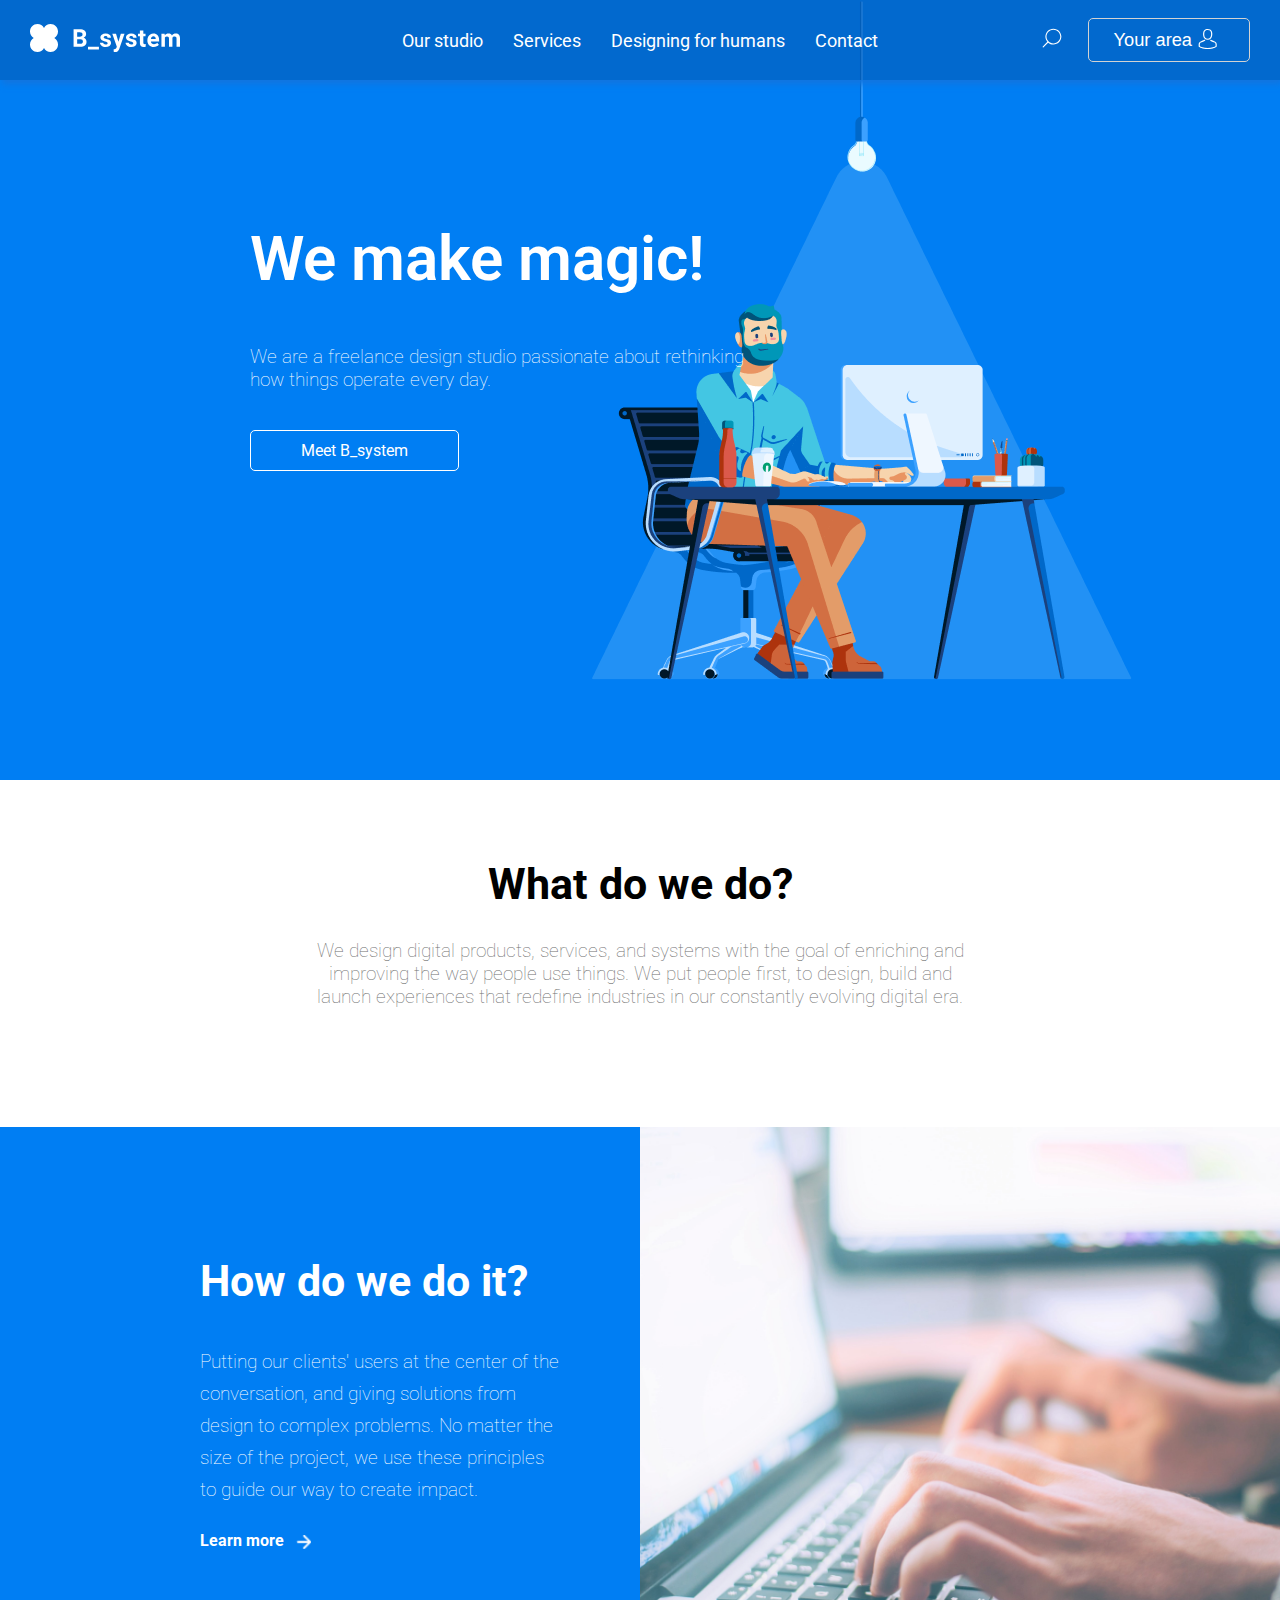
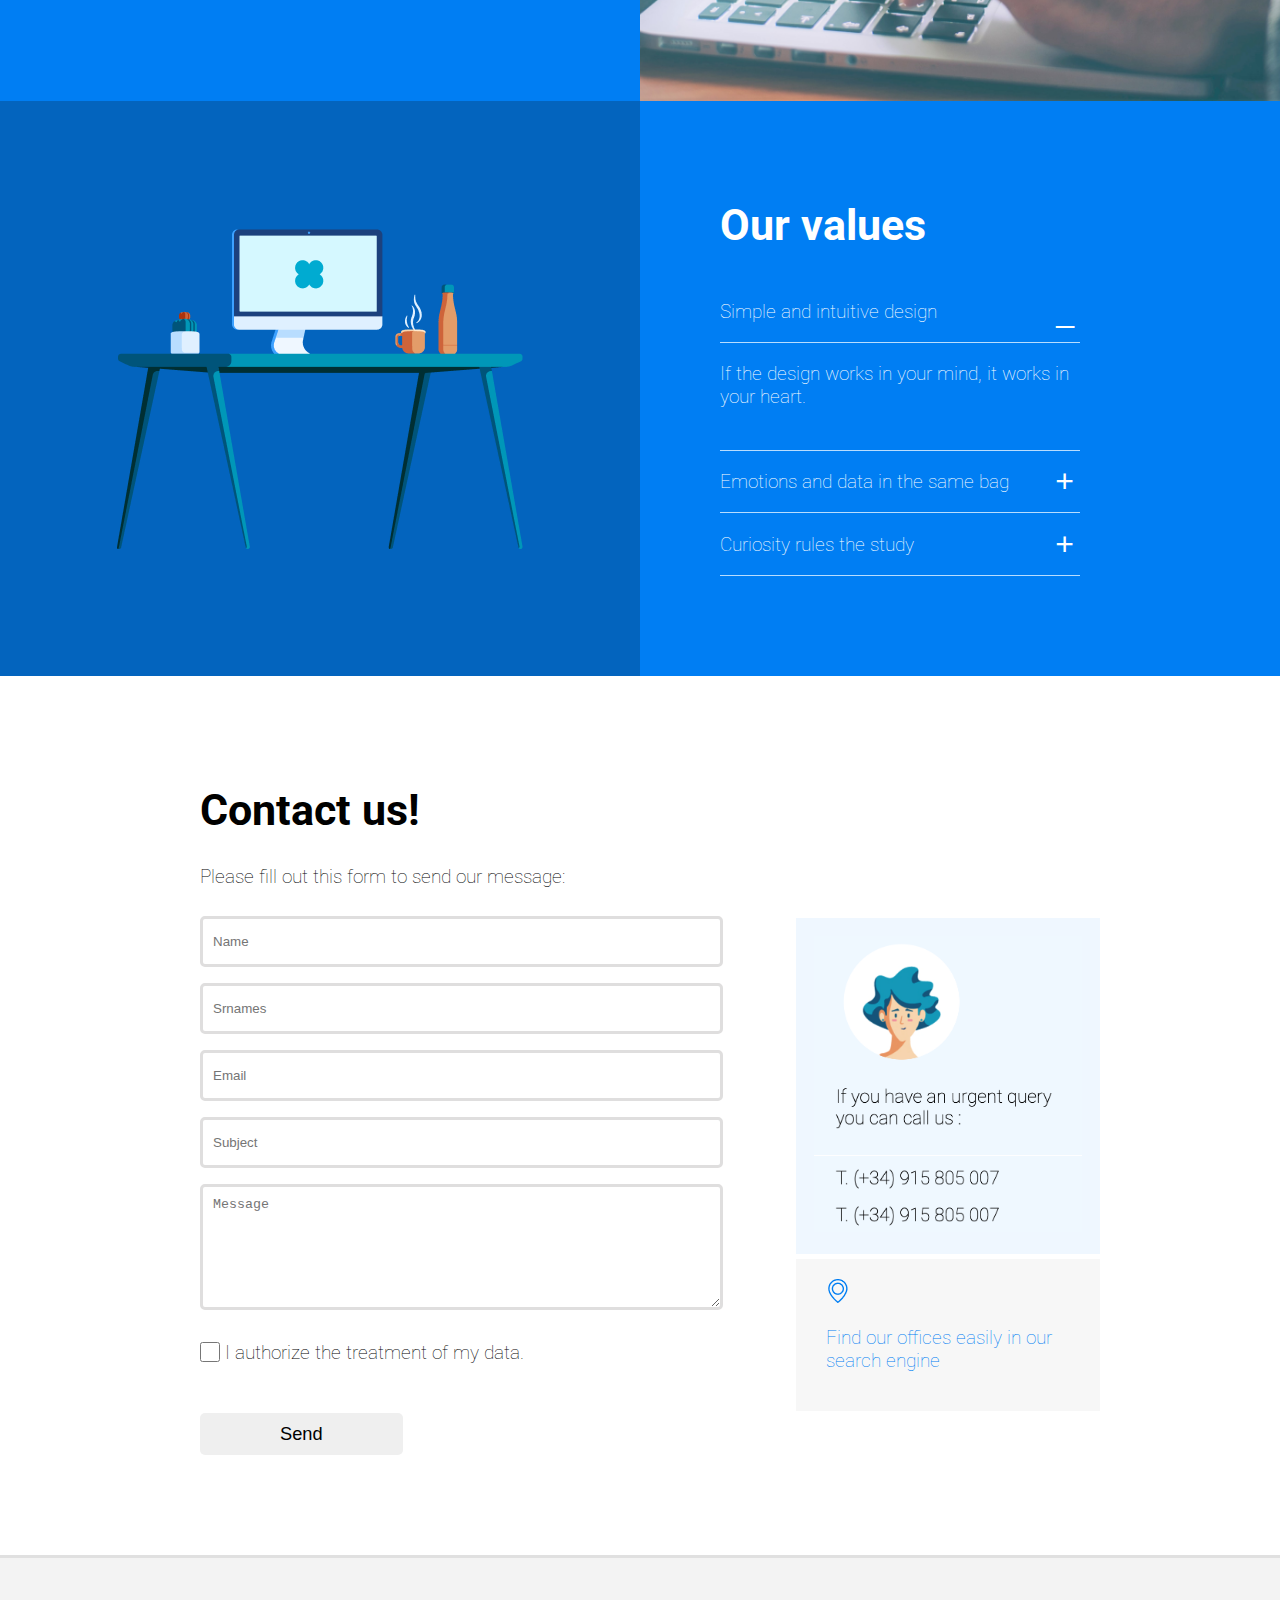
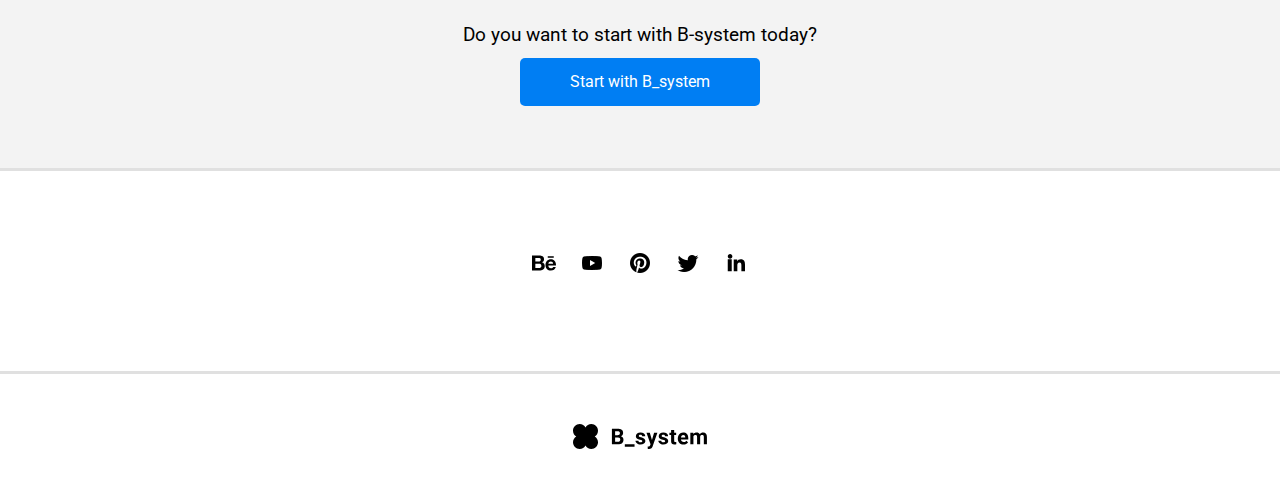
<file: index.html>
<!DOCTYPE html>
<html lang="fr">

<head>
  <meta charset="utf-8">
  <title>B_system</title>
  <link rel="preconnect" href="https://fonts.googleapis.com">
  <link rel="stylesheet" href="b_system.css">
  <link rel="preconnect" href="https://fonts.gstatic.com" crossorigin>
  <link href='https://fonts.googleapis.com/css?family=Roboto:100,200,300,400,500,600,700,800,900;'  rel='stylesheet'
    type='text/css'>
  <link href="https://fonts.googleapis.com/css2?family=Noto+Sans:ital@1&family=Roboto:wght@100;300&display=swap"
    rel="stylesheet">

</head>

<body>
  <div class="workingMan">

    <div class="firstLine">
      <div class="userLogo">
        <svg width="150" height="28" viewBox="0 0 150 28" fill="none" xmlns="http://www.w3.org/2000/svg">
          <path fill-rule="evenodd" clip-rule="evenodd"
            d="M28.0159 7.51596C28.0159 10.2802 26.5388 12.6944 24.3401 14C26.5388 15.3056 28.0159 17.7198 28.0159 20.484C28.0159 24.6349 24.6872 28 20.5811 28C17.7303 28 15.2556 26.3772 14.008 23.9965C12.7603 26.3772 10.2856 28 7.43477 28C3.32871 28 0 24.6349 0 20.484C0 17.7198 1.47714 15.3056 3.67585 14C1.47714 12.6944 0 10.2802 0 7.51596C0 3.36506 3.32871 0 7.43477 0C10.2856 0 12.7603 1.62277 14.008 4.00348C15.2556 1.62277 17.7303 0 20.5811 0C24.6872 0 28.0159 3.36506 28.0159 7.51596ZM54.9272 21.4341C53.8579 22.2954 52.3337 22.734 50.3548 22.75H43.5799V5.33203H49.6845C51.7991 5.33203 53.403 5.73678 54.4963 6.54626C55.5895 7.35575 56.1361 8.54207 56.1361 10.1052C56.1361 10.9586 55.9167 11.7102 55.4778 12.3602C55.0389 13.0102 54.4284 13.4867 53.6464 13.7898C54.5402 14.0131 55.2444 14.4637 55.7591 15.1416C56.2738 15.8195 56.5311 16.6489 56.5311 17.6299C56.5311 19.3047 55.9965 20.5728 54.9272 21.4341ZM47.1708 12.6294H49.8281C51.6395 12.5975 52.5452 11.8757 52.5452 10.4641C52.5452 9.67456 52.3158 9.10632 51.857 8.7594C51.3981 8.41248 50.674 8.23901 49.6845 8.23901H47.1708V12.6294ZM50.247 19.8669H47.1708V15.1655H50.4625C52.1143 15.1895 52.9402 15.9989 52.9402 17.594C52.9402 18.3038 52.7028 18.8601 52.228 19.2628C51.7532 19.6656 51.0929 19.8669 50.247 19.8669ZM68.9348 22.75V25.4536H58.0304V22.75H68.9348ZM75.5691 22.9893C77.173 22.9893 78.4817 22.6244 79.4951 21.8947C80.5086 21.1649 81.0153 20.2099 81.0153 19.0295C81.0153 17.3787 80.1016 16.2183 78.2742 15.5483C77.6837 15.333 76.9576 15.1396 76.0957 14.9681C75.2339 14.7967 74.6215 14.5933 74.2584 14.358C73.8953 14.1228 73.7138 13.8137 73.7138 13.4309C73.7138 13.0242 73.8734 12.6892 74.1926 12.426C74.5117 12.1628 74.9626 12.0312 75.5451 12.0312C76.2234 12.0312 76.7222 12.1927 77.0413 12.5157C77.3605 12.8387 77.5201 13.2475 77.5201 13.7419H80.9794C80.9794 12.5058 80.4866 11.5009 79.5011 10.7273C78.5156 9.9537 77.2009 9.56689 75.5571 9.56689C74.017 9.56689 72.7702 9.9517 71.8166 10.7213C70.863 11.4909 70.3862 12.45 70.3862 13.5984C70.3862 15.5683 71.9263 16.8762 75.0065 17.5222C75.9322 17.7136 76.6045 17.931 77.0234 18.1742C77.4423 18.4174 77.6518 18.7504 77.6518 19.1731C77.6518 19.5798 77.4822 19.9088 77.1431 20.16C76.8039 20.4113 76.3032 20.5369 75.6409 20.5369C74.9307 20.5369 74.3641 20.3734 73.9412 20.0464C73.5183 19.7194 73.2908 19.2489 73.2589 18.6348H69.9792C69.9792 19.4163 70.2186 20.1441 70.6974 20.818C71.1762 21.4919 71.8365 22.0223 72.6784 22.4091C73.5203 22.7959 74.4838 22.9893 75.5691 22.9893ZM89.038 25.4417C88.264 27.1324 86.9872 27.9778 85.2077 27.9778C84.705 27.9778 84.1943 27.902 83.6756 27.7505V25.1306L84.2023 25.1426C84.8566 25.1426 85.3454 25.0429 85.6686 24.8435C85.9918 24.6441 86.2451 24.3132 86.4287 23.8506L86.8356 22.7859L82.2991 9.80615H86.0217L88.4276 17.8572L90.8215 9.80615H94.5321L89.3253 24.7598L89.038 25.4417ZM101.178 22.9893C102.782 22.9893 104.091 22.6244 105.104 21.8947C106.118 21.1649 106.625 20.2099 106.625 19.0295C106.625 17.3787 105.711 16.2183 103.884 15.5483C103.293 15.333 102.567 15.1396 101.705 14.9681C100.843 14.7967 100.231 14.5933 99.8677 14.358C99.5046 14.1228 99.3231 13.8137 99.3231 13.4309C99.3231 13.0242 99.4827 12.6892 99.8019 12.426C100.121 12.1628 100.572 12.0312 101.154 12.0312C101.833 12.0312 102.331 12.1927 102.651 12.5157C102.97 12.8387 103.129 13.2475 103.129 13.7419H106.589C106.589 12.5058 106.096 11.5009 105.11 10.7273C104.125 9.9537 102.81 9.56689 101.166 9.56689C99.6263 9.56689 98.3795 9.9517 97.4259 10.7213C96.4723 11.4909 95.9955 12.45 95.9955 13.5984C95.9955 15.5683 97.5356 16.8762 100.616 17.5222C101.541 17.7136 102.214 17.931 102.633 18.1742C103.052 18.4174 103.261 18.7504 103.261 19.1731C103.261 19.5798 103.092 19.9088 102.752 20.16C102.413 20.4113 101.913 20.5369 101.25 20.5369C100.54 20.5369 99.9734 20.3734 99.5505 20.0464C99.1276 19.7194 98.9002 19.2489 98.8682 18.6348H95.5885C95.5885 19.4163 95.8279 20.1441 96.3067 20.818C96.7855 21.4919 97.4458 22.0223 98.2877 22.4091C99.1296 22.7959 100.093 22.9893 101.178 22.9893ZM115.689 22.6782C115.01 22.8856 114.312 22.9893 113.594 22.9893C111.168 22.9893 109.931 21.7651 109.883 19.3167V12.3423H107.992V9.80615H109.883V6.62402H113.343V9.80615H115.557V12.3423H113.343V18.8022C113.343 19.2808 113.434 19.6237 113.618 19.8311C113.802 20.0384 114.153 20.1421 114.671 20.1421C115.054 20.1421 115.393 20.1142 115.689 20.0583V22.6782ZM123.795 22.9893C124.873 22.9893 125.854 22.7839 126.74 22.3732C127.626 21.9624 128.328 21.3902 128.846 20.6565L127.147 18.7544C126.397 19.7194 125.355 20.2019 124.023 20.2019C123.161 20.2019 122.449 19.9467 121.886 19.4363C121.324 18.9259 120.986 18.248 120.875 17.4026H129.122V15.991C129.122 13.9413 128.613 12.3582 127.596 11.2417C126.578 10.1252 125.184 9.56689 123.412 9.56689C122.231 9.56689 121.18 9.84403 120.258 10.3983C119.337 10.9526 118.624 11.7421 118.122 12.767C117.619 13.7918 117.368 14.9542 117.368 16.2542V16.5891C117.368 18.5271 117.964 20.0783 119.157 21.2427C120.35 22.4071 121.896 22.9893 123.795 22.9893ZM120.911 15.0459H125.722V14.7708C125.706 14.0051 125.499 13.413 125.1 12.9943C124.701 12.5756 124.134 12.3662 123.4 12.3662C122.714 12.3662 122.157 12.5975 121.731 13.0601C121.304 13.5226 121.03 14.1846 120.911 15.0459ZM134.894 13.5984C135.333 12.7849 136.043 12.3782 137.025 12.3782C137.735 12.3782 138.238 12.5457 138.533 12.8806C138.828 13.2156 138.976 13.7579 138.976 14.5076V22.75H142.435L142.423 13.8616C142.822 12.8726 143.54 12.3782 144.578 12.3782C145.304 12.3782 145.811 12.5476 146.098 12.8866C146.385 13.2255 146.529 13.7619 146.529 14.4956V22.75H150V14.4836C150 12.8407 149.657 11.6106 148.971 10.7931C148.284 9.97563 147.239 9.56689 145.835 9.56689C144.151 9.56689 142.854 10.2249 141.944 11.5408C141.322 10.2249 140.177 9.56689 138.509 9.56689C136.945 9.56689 135.704 10.1292 134.787 11.2537L134.679 9.80615H131.435V22.75H134.894V13.5984Z"
            fill="white" />
        </svg>
      </div>

      <nav class="navigation">

        <a href="">Our studio</a>
        <a href="">Services</a>
        <a href="">Designing for humans</a>
        <a href="">Contact</a>

      </nav>

      <div class="searchArea">
        <form>
          <svg class="magnifyingGlass" width="32" height="32" viewBox="0 0 32 32" fill="none"
            xmlns="http://www.w3.org/2000/svg">
            <path fill-rule="evenodd" clip-rule="evenodd"
              d="M1.25948 29.4764L8.55156 22.1843C6.59548 19.9355 5.41118 17.0013 5.41118 13.7944C5.41118 6.7352 11.153 1 18.2056 1C25.2648 1 31 6.74185 31 13.7944C31 20.847 25.2582 26.5888 18.2056 26.5888C14.9987 26.5888 12.0645 25.4045 9.8157 23.4484L2.52362 30.7405C2.35063 30.9135 2.11776 31.0067 1.89155 31.0067C1.66534 31.0067 1.43247 30.9202 1.25948 30.7405C0.913507 30.3945 0.913507 29.8224 1.25948 29.4764ZM29.2102 13.7944C29.2102 7.72655 24.2735 2.79641 18.2122 2.79641C12.1444 2.79641 7.21424 7.7332 7.21424 13.7944C7.21424 19.8556 12.1444 24.7991 18.2122 24.7991C24.2735 24.7991 29.2102 19.8623 29.2102 13.7944Z"
              fill="white" />
          </svg>
          <input class="searchInput" type="search" />

        </form>

        <button class="yourArea">
          Your area
          <svg class="avatar" width="32" height="32" viewBox="0 0 32 32" fill="none" xmlns="http://www.w3.org/2000/svg">
            <path fill-rule="evenodd" clip-rule="evenodd"
              d="M15.3902 17.2425H15.5033H15.5457H15.6164C17.687 17.2094 19.3618 16.5268 20.5986 15.2214C23.3193 12.3454 22.867 7.4152 22.8176 6.94471C22.6409 3.41271 20.86 1.72292 19.3901 0.934355C18.2947 0.344585 17.0156 0.0265065 15.5881 0H15.5386H15.5104H15.468C14.6835 0 13.1429 0.119279 11.6659 0.907848C10.1819 1.69642 8.37274 3.38621 8.19607 6.94471C8.1466 7.4152 7.69432 12.3454 10.4151 15.2214C11.6447 16.5268 13.3196 17.2094 15.3902 17.2425ZM10.0829 7.11037C10.0829 7.09943 10.0851 7.08849 10.087 7.07865C10.0886 7.07061 10.09 7.06332 10.09 7.05736C10.3232 2.30607 13.9203 1.79582 15.4609 1.79582H15.4892H15.5457C17.4538 1.83558 20.6975 2.56451 20.9166 7.05736C20.9166 7.07724 20.9166 7.09712 20.9236 7.11037C20.9307 7.15676 21.4254 11.6629 19.1781 14.0352C18.2877 14.9762 17.1004 15.44 15.5386 15.4533H15.5033H15.468C13.9132 15.44 12.7189 14.9762 11.8355 14.0352C9.59533 11.6761 10.0759 7.15013 10.0829 7.11037ZM30.0259 25.3999V25.4198C30.0329 25.7643 30.04 27.5337 29.6866 28.415C29.616 28.5873 29.4817 28.7331 29.3192 28.8325L29.3162 28.8343C29.0634 28.9845 23.9895 32 15.5245 32C7.02296 32 1.94183 28.965 1.72982 28.8325C1.56021 28.7331 1.43301 28.5873 1.36234 28.415C0.98779 27.527 0.994856 25.7577 1.00192 25.4131V25.3932C1.00899 25.3402 1.00899 25.2872 1.00899 25.2276L1.00931 25.2176C1.05188 23.9065 1.15106 20.8515 4.21032 19.8666C4.23152 19.86 4.25272 19.8534 4.28098 19.8468C7.48231 19.0847 10.1183 17.3618 10.1465 17.3419C10.5776 17.0569 11.1713 17.1563 11.4751 17.5606C11.779 17.9648 11.673 18.5214 11.2419 18.8064C11.2365 18.8096 11.2257 18.8165 11.2097 18.8266C10.8681 19.0425 8.15129 20.7595 4.7898 21.5697C3.14321 22.1197 2.95947 23.7697 2.91 25.2806C2.91 25.3113 2.90813 25.3402 2.90631 25.3683C2.9046 25.3948 2.90293 25.4205 2.90293 25.4463C2.8888 26.0427 2.93827 26.9638 3.05134 27.4939C4.20325 28.1035 8.71902 30.2174 15.5174 30.2174C22.3441 30.2174 26.8316 28.1102 27.9764 27.5005C28.0895 26.9704 28.1319 26.0493 28.1248 25.4529C28.1178 25.3999 28.1178 25.3469 28.1178 25.2872C28.0683 23.7764 27.8846 22.1263 26.238 21.5763C22.7186 20.7281 19.906 18.8925 19.7859 18.813C19.3548 18.5281 19.2488 17.9714 19.5526 17.5672C19.8565 17.163 20.4501 17.0636 20.8812 17.3485C20.9095 17.3684 23.5596 19.0913 26.7468 19.8534C26.7574 19.8567 26.7698 19.86 26.7821 19.8633C26.7945 19.8666 26.8069 19.87 26.8175 19.8733C29.8772 20.8517 29.9759 23.9075 30.0185 25.2248L30.0188 25.2342C30.0188 25.2649 30.0207 25.2938 30.0225 25.3219C30.0242 25.3484 30.0259 25.3741 30.0259 25.3999Z"
              fill="white" />
          </svg>
        </button>
      </div>

    </div>

    <div class="makeMagic">

      <h1>We make magic!</h1>
      <p>We are a freelance design studio passionate about rethinking how things operate every day.</p>
      <a href="#">Meet B_system</a>

    </div>

  </div>

  <div class="whatDo">
    <h1>What do we do?</h1>
    <p>We design digital products, services, and systems with the goal of enriching and improving the way people use
      things.
      We put people first, to design, build and launch experiences that redefine industries in our constantly evolving
      digital era.
    </p>
  </div>

  <div class="fourGrids">

    <div class="howdo">
      <h1>How do we do it?</h1>
      <p>Putting our clients' users at the center of the conversation, and giving solutions from design to complex
        problems.
        No matter the size of the project, we use these principles to guide our way to create impact.
      </p>
      <a href="#">Learn more <img src="./image/Fill3.png" alt="miniflesh"></a>
    </div>

    <div class="photoworking">
      <img src="image/glenn-carstens-peters-npxXWgQ33ZQ-unsplash.jpg" alt="photo glenn-carstens">
    </div>

    <div class="group">
      <img src="./image/Group177.png" alt="image Group177.png">
    </div>

    <div class="ourvalues">
      <h1>Our values</h1>
      <div class="displaymore">
        <p>Simple and intuitive design</p>
        <button>_</button>
      </div>
      <div class="displaymore">
        <p>If the design works in your mind, it works in your heart.<br><br> 
      </div>
      <div class="displaymore">
        <p>Emotions and data in the same bag</p>
        <button>+</button>
      </div>
      <div class="displaymore">
        <p>Curiosity rules the study</p>
        <button>+</button>
      </div>
    </div>

  </div>

  <div class="contactus">
    <h1>Contact us!</h1>
    <p>Please fill out this form to send our message:</p>
  </div>

  <div class="customer">

    <div class="userDemand">

      <input class="userinput" type="text" name="name" placeholder="Name"><br>
      <input class="userinput" type="text" name="prénom" placeholder="Srnames"><br>
      <input class="userinput" type="text" name="email" placeholder="Email"><br>
      <input class="userinput" type="text" name="subject" placeholder="Subject"><br>
      <textarea class="userinput" placeholder="Message"></textarea>

      <div class="authorize">
        <input type="checkbox">
        <p>I authorize the treatment of my data.</p>
      </div>

      <button>Send</button>
      
    </div>

    <div class="question">

      <div class="ifyouhave">
        <img src="image/ifyouhaveImage.png" alt="woman_1">
        <!-- <p>If you have an urgent query you can call us :</p><br> -->
      </div>

      <!-- <div class="ifyouhave">
        <p>T. (+34) 915 805 007</p>
        <p>T. (+34) 915 805 007</p>
      </div> -->

      <div class="findoffice">
        <img src="image/location.png" alt="findloca">
        <a href="#"><p>Find our offices easily in our search engine</p></a>
      </div>

    </div>

  </div>

  <div class="wantstart">
    <p>Do you want to start with B-system today?</p>
    <a href="#">Start with B_system</a>
  </div>

  <footer>
    <div class="userlink">
      <a href="#"><svg width="24" height="24" viewBox="0 0 24 24" fill="none" xmlns="http://www.w3.org/2000/svg">
        <path fill-rule="evenodd" clip-rule="evenodd" d="M12.75 15.145C12.75 13.262 11.8435 11.8701 9.97064 11.3484C11.3371 10.7054 12.0497 9.7313 12.0497 8.21612C12.0497 5.22855 9.78913 4.5 7.18096 4.5H0V19.5H7.38207C10.1501 19.5 12.75 18.1927 12.75 15.145ZM3.34776 7.06065H6.48911C7.69676 7.06065 8.78376 7.39487 8.78376 8.77453C8.78376 10.0482 7.93809 10.5608 6.74178 10.5608H3.34776V7.06065ZM3.34638 12.8218V16.9526H6.92603C8.28839 16.9526 9.40116 16.4788 9.40116 14.9636C9.40116 13.427 8.46886 12.8218 6.99513 12.8218H3.34638ZM23.8073 15.9112C23.0241 18.3518 21.3967 19.5 18.8839 19.5C15.5622 19.5 13.5 17.2206 13.5 13.897C13.5 10.6946 15.6764 8.25 18.8829 8.25C22.3462 8.25 24.2195 11.1661 23.9795 14.5878H16.3907C16.3907 16.2976 17.2801 17.3037 18.9734 17.3037C19.851 17.3037 20.9825 16.8221 21.257 15.9112H23.8073ZM21.0967 12.7438C20.9747 11.3292 20.2446 10.4643 18.7934 10.4643C17.4081 10.4643 16.4901 11.3413 16.3946 12.7438H21.0967ZM21.75 5.25H15.75V6.75H21.75V5.25Z" fill="black"/>
        </svg></a>
      <a href="#"><img src="image/youtube.png" alt="youtube"></a>
      <a href="#"><img src="image/pinterest.png" alt="pinterest"></a>
      <a href="#"><img src="image/twitter.png" alt="twitter"></a>
      <a href="#"><svg width="24" height="24" viewBox="0 0 24 24" fill="none" xmlns="http://www.w3.org/2000/svg">
        <path fill-rule="evenodd" clip-rule="evenodd" d="M3.75 5.31129C3.75 4.03535 4.7902 3 6.07212 3C7.35323 3 8.39343 4.03535 8.39423 5.31129C8.39423 6.58723 7.35403 7.64423 6.07212 7.64423C4.7902 7.64423 3.75 6.58723 3.75 5.31129ZM3.75 8.30764H7.73077V20.2499H3.75V8.30764ZM20.9958 20.2499V20.2492H21.0002V13.8498C21.0002 10.7192 20.3261 8.30764 16.6656 8.30764C14.9059 8.30764 13.725 9.27314 13.2429 10.1885H13.192V8.59991H9.7213V20.2492H13.3352V14.4809C13.3352 12.9621 13.6232 11.4935 15.5043 11.4935C17.3578 11.4935 17.3855 13.2268 17.3855 14.5783V20.2499H20.9958Z" fill="black"/>
        </svg></a>
    </div>

    <div class="blacklogo">
      <svg width="150" height="28" viewBox="0 0 150 28" fill="none" xmlns="http://www.w3.org/2000/svg">
      <path fill-rule="evenodd" clip-rule="evenodd"
        d="M28.0159 7.51596C28.0159 10.2802 26.5388 12.6944 24.3401 14C26.5388 15.3056 28.0159 17.7198 28.0159 20.484C28.0159 24.6349 24.6872 28 20.5811 28C17.7303 28 15.2556 26.3772 14.008 23.9965C12.7603 26.3772 10.2856 28 7.43477 28C3.32871 28 0 24.6349 0 20.484C0 17.7198 1.47714 15.3056 3.67585 14C1.47714 12.6944 0 10.2802 0 7.51596C0 3.36506 3.32871 0 7.43477 0C10.2856 0 12.7603 1.62277 14.008 4.00348C15.2556 1.62277 17.7303 0 20.5811 0C24.6872 0 28.0159 3.36506 28.0159 7.51596ZM54.9272 21.4341C53.8579 22.2954 52.3337 22.734 50.3548 22.75H43.5799V5.33203H49.6845C51.7991 5.33203 53.403 5.73678 54.4963 6.54626C55.5895 7.35575 56.1361 8.54207 56.1361 10.1052C56.1361 10.9586 55.9167 11.7102 55.4778 12.3602C55.0389 13.0102 54.4284 13.4867 53.6464 13.7898C54.5402 14.0131 55.2444 14.4637 55.7591 15.1416C56.2738 15.8195 56.5311 16.6489 56.5311 17.6299C56.5311 19.3047 55.9965 20.5728 54.9272 21.4341ZM47.1708 12.6294H49.8281C51.6395 12.5975 52.5452 11.8757 52.5452 10.4641C52.5452 9.67456 52.3158 9.10632 51.857 8.7594C51.3981 8.41248 50.674 8.23901 49.6845 8.23901H47.1708V12.6294ZM50.247 19.8669H47.1708V15.1655H50.4625C52.1143 15.1895 52.9402 15.9989 52.9402 17.594C52.9402 18.3038 52.7028 18.8601 52.228 19.2628C51.7532 19.6656 51.0929 19.8669 50.247 19.8669ZM68.9348 22.75V25.4536H58.0304V22.75H68.9348ZM75.5691 22.9893C77.173 22.9893 78.4817 22.6244 79.4951 21.8947C80.5086 21.1649 81.0153 20.2099 81.0153 19.0295C81.0153 17.3787 80.1016 16.2183 78.2742 15.5483C77.6837 15.333 76.9576 15.1396 76.0957 14.9681C75.2339 14.7967 74.6215 14.5933 74.2584 14.358C73.8953 14.1228 73.7138 13.8137 73.7138 13.4309C73.7138 13.0242 73.8734 12.6892 74.1926 12.426C74.5117 12.1628 74.9626 12.0312 75.5451 12.0312C76.2234 12.0312 76.7222 12.1927 77.0413 12.5157C77.3605 12.8387 77.5201 13.2475 77.5201 13.7419H80.9794C80.9794 12.5058 80.4866 11.5009 79.5011 10.7273C78.5156 9.9537 77.2009 9.56689 75.5571 9.56689C74.017 9.56689 72.7702 9.9517 71.8166 10.7213C70.863 11.4909 70.3862 12.45 70.3862 13.5984C70.3862 15.5683 71.9263 16.8762 75.0065 17.5222C75.9322 17.7136 76.6045 17.931 77.0234 18.1742C77.4423 18.4174 77.6518 18.7504 77.6518 19.1731C77.6518 19.5798 77.4822 19.9088 77.1431 20.16C76.8039 20.4113 76.3032 20.5369 75.6409 20.5369C74.9307 20.5369 74.3641 20.3734 73.9412 20.0464C73.5183 19.7194 73.2908 19.2489 73.2589 18.6348H69.9792C69.9792 19.4163 70.2186 20.1441 70.6974 20.818C71.1762 21.4919 71.8365 22.0223 72.6784 22.4091C73.5203 22.7959 74.4838 22.9893 75.5691 22.9893ZM89.038 25.4417C88.264 27.1324 86.9872 27.9778 85.2077 27.9778C84.705 27.9778 84.1943 27.902 83.6756 27.7505V25.1306L84.2023 25.1426C84.8566 25.1426 85.3454 25.0429 85.6686 24.8435C85.9918 24.6441 86.2451 24.3132 86.4287 23.8506L86.8356 22.7859L82.2991 9.80615H86.0217L88.4276 17.8572L90.8215 9.80615H94.5321L89.3253 24.7598L89.038 25.4417ZM101.178 22.9893C102.782 22.9893 104.091 22.6244 105.104 21.8947C106.118 21.1649 106.625 20.2099 106.625 19.0295C106.625 17.3787 105.711 16.2183 103.884 15.5483C103.293 15.333 102.567 15.1396 101.705 14.9681C100.843 14.7967 100.231 14.5933 99.8677 14.358C99.5046 14.1228 99.3231 13.8137 99.3231 13.4309C99.3231 13.0242 99.4827 12.6892 99.8019 12.426C100.121 12.1628 100.572 12.0312 101.154 12.0312C101.833 12.0312 102.331 12.1927 102.651 12.5157C102.97 12.8387 103.129 13.2475 103.129 13.7419H106.589C106.589 12.5058 106.096 11.5009 105.11 10.7273C104.125 9.9537 102.81 9.56689 101.166 9.56689C99.6263 9.56689 98.3795 9.9517 97.4259 10.7213C96.4723 11.4909 95.9955 12.45 95.9955 13.5984C95.9955 15.5683 97.5356 16.8762 100.616 17.5222C101.541 17.7136 102.214 17.931 102.633 18.1742C103.052 18.4174 103.261 18.7504 103.261 19.1731C103.261 19.5798 103.092 19.9088 102.752 20.16C102.413 20.4113 101.913 20.5369 101.25 20.5369C100.54 20.5369 99.9734 20.3734 99.5505 20.0464C99.1276 19.7194 98.9002 19.2489 98.8682 18.6348H95.5885C95.5885 19.4163 95.8279 20.1441 96.3067 20.818C96.7855 21.4919 97.4458 22.0223 98.2877 22.4091C99.1296 22.7959 100.093 22.9893 101.178 22.9893ZM115.689 22.6782C115.01 22.8856 114.312 22.9893 113.594 22.9893C111.168 22.9893 109.931 21.7651 109.883 19.3167V12.3423H107.992V9.80615H109.883V6.62402H113.343V9.80615H115.557V12.3423H113.343V18.8022C113.343 19.2808 113.434 19.6237 113.618 19.8311C113.802 20.0384 114.153 20.1421 114.671 20.1421C115.054 20.1421 115.393 20.1142 115.689 20.0583V22.6782ZM123.795 22.9893C124.873 22.9893 125.854 22.7839 126.74 22.3732C127.626 21.9624 128.328 21.3902 128.846 20.6565L127.147 18.7544C126.397 19.7194 125.355 20.2019 124.023 20.2019C123.161 20.2019 122.449 19.9467 121.886 19.4363C121.324 18.9259 120.986 18.248 120.875 17.4026H129.122V15.991C129.122 13.9413 128.613 12.3582 127.596 11.2417C126.578 10.1252 125.184 9.56689 123.412 9.56689C122.231 9.56689 121.18 9.84403 120.258 10.3983C119.337 10.9526 118.624 11.7421 118.122 12.767C117.619 13.7918 117.368 14.9542 117.368 16.2542V16.5891C117.368 18.5271 117.964 20.0783 119.157 21.2427C120.35 22.4071 121.896 22.9893 123.795 22.9893ZM120.911 15.0459H125.722V14.7708C125.706 14.0051 125.499 13.413 125.1 12.9943C124.701 12.5756 124.134 12.3662 123.4 12.3662C122.714 12.3662 122.157 12.5975 121.731 13.0601C121.304 13.5226 121.03 14.1846 120.911 15.0459ZM134.894 13.5984C135.333 12.7849 136.043 12.3782 137.025 12.3782C137.735 12.3782 138.238 12.5457 138.533 12.8806C138.828 13.2156 138.976 13.7579 138.976 14.5076V22.75H142.435L142.423 13.8616C142.822 12.8726 143.54 12.3782 144.578 12.3782C145.304 12.3782 145.811 12.5476 146.098 12.8866C146.385 13.2255 146.529 13.7619 146.529 14.4956V22.75H150V14.4836C150 12.8407 149.657 11.6106 148.971 10.7931C148.284 9.97563 147.239 9.56689 145.835 9.56689C144.151 9.56689 142.854 10.2249 141.944 11.5408C141.322 10.2249 140.177 9.56689 138.509 9.56689C136.945 9.56689 135.704 10.1292 134.787 11.2537L134.679 9.80615H131.435V22.75H134.894V13.5984Z"
        fill="black" />
      </svg>
    </div>

  </footer>
</body>

</html>
</file>
<file: b_system.css>
* h1 {
  /* font-size: 300%; */
  font-size: calc(1.5rem + 1.5vw);
}

* p {
  font-weight: lighter;
  /* font-size: 125%; */
  font-size: calc(0.4rem + 1vw);
}

@media screen and (min-width:350px){
  *h1{
    font-size: calc(1.5rem + 1.5vw);
  }
  *p{
    font-size: calc(0.4rem + 1vw);
  }
}

body {
  margin: 0;
  background-color: #007ef3;
  font-family: 'Roboto', sans-serif;
}

/* ||section header */
.firstLine {
  background-color: rgba(4, 84, 170, 0.5);
  align-items: center;
  height: 80px;
  display: grid;
  grid-template-columns: 1fr 2fr 1fr;
  box-shadow: 2px 4px 6px rgb(18, 117, 223);
  /* font-size: 150%; */
  font-size: calc(0.5rem + 0.8vw);
}


.userLogo {
  margin-left: 30px;
}

.navigation {
  display: flex;
  margin: auto;
}

.firstLine a {
  text-decoration: none;
  color: white;
  padding: 28px 15px;
}

.firstLine a:hover {
  background-color: #0364be;
}

.searchArea {
  display: flex;
  margin-right: 30px;
  margin-left: auto;
  align-items: center;
}

.magnifyingGlass {
  height: 20px;
  margin-right: 20px;
  cursor: pointer;
}

.searchInput {
  display: none;
}

.yourArea {
  background-color: transparent;
  border: 1px solid rgb(211, 211, 211);
  border-radius: 5px;
  color: white;
  font-size: calc(0.5rem + 0.8vw);
  display: flex;
  padding: 10px 25px;
  cursor: pointer;
}

.avatar {
  height: 20px;
}

@media (max-width:350px){
  .navigation{
    display: none;
  }
  .searchArea{
    display: none;
  }
  .forstLine{
    height:50px;
    display: grid;
    grid-template-columns: 1fr 1fr 1fr;
    font-size:80%;
  }

}

/* ||section "we make magic" */
.workingMan {
  background-image: url("image/Man_working.png");
  background-position: 80% 1%;
  background-repeat: no-repeat;
}
@media (max-width:350px){
  .workingMan{
    background-image: url("image/Man_working.png");
    background-position-x: center;
    background-position-y: 50px;
    background-repeat: no-repeat;
    background-size: 60%;
  }
  
}

.makeMagic {
  color: white;
  height: 600px;
  padding-left: 250px;
  padding-top: 100px;
  width: 500px;
}

.makeMagic h1 {
  font-size: calc(1.5rem + 3vw);
  font-weight: 600;
}

.makeMagic p {
  margin-top: 50px;
  margin-bottom: 50px;
}

.makeMagic a {
  text-decoration: none;
  color: white;
  font-weight: normal;
  border: 1px solid white;
  border-radius: 5px;
  padding: 10px 50px;
  margin-top: 70px;
}
@media (max-width: 350px){
  .makeMagic {
    text-align: center;
    padding: 50px;
    /* margin-top: 400px; */
    /* height: 570px; */
    width:100%;
  }
  }

/* ||section "What do we do" */
.whatDo {
  background-color: white;
  text-align: center;
  padding: 50px 300px 100px 300px;
}

.whatDo p {
  color: rgb(112, 112, 112)
  
}
@media (max-width:350px) {
  .whatDo{
    font-size: calc(0.5rem + 0.8vw);
    padding: 50px 20px;
  }
}


/* ||section 4 grids */
.fourGrids {
  color: white;
  font-weight: lighter;
  display: grid;
  grid-template-columns: 1fr 1fr;
  grid-template-rows: 1fr 1fr;
}

@media (max-width: 350px) {
.photoworking {
  grid-area: a;
}
.howdo {
  grid-area: b;
  
}
.group {
  grid-area: c;
}
.ourvalues {
  grid-area: d;
}
.fourGrids {
  grid-template-areas: 
  "a"
  "b"
  "c"
  "d";
  grid-template-columns: 1fr;
}

}

/*|| 1em grid "How do we do it" */
.howdo {
  padding-left: 200px;
  padding-top: 100px;
  padding-right: 80px;
  padding-bottom: 100px;
  line-height: 200%;
}
.howdo h1{
  padding-bottom: 10px;
  line-height: normal;
}

.howdo a {
  display: flex;
  text-decoration: none;
  color: white;
  font-weight: bold;
}
.howdo img{
  padding-left: 12px;
  padding-top: 10px;
  height: 15px;
}

@media (max-width:350px){
  .howdo {
    font-size: calc(0.5rem + 0.8vw);
    /* max-width: 100%; */
    padding: 10px;
  }
  .howdo p{
    width:100%;
  }
}

/*|| 2em grid photoworking */
.photoworking {
  border-right: none;
  border-top: #d8ddff;
}

.photoworking img {
  height: 100%;
  width: 100%;
  object-fit: cover;
}

/* ||3em grid image "groupe" */
.group {
  align-items: center;
  justify-content: center;
  display: flex;
  padding: 100px;
  background-color: #0364be;
}

/* ||4em grid "Our values" */
.ourvalues {
  padding-left: 80px;
  padding-top: 70px;
  padding-bottom: 100px;
  padding-right: 200px;
  border-left: #004c94;
  /* max-width: 450px; */
}

.displaymore {
  display: flex;
  border-bottom: 0.3px solid #b8ddff;
  justify-content: space-between;
}

.displaymore button {
  background-color: #007ef3;
  color: white;
  border: none;
  font-size: xx-large;
  cursor: pointer;
}

/* ||section "Contact us!" */
.contactus {
  background-color: white;
  padding-left: 200px;
  padding-top: 80px;
}

.contactus p {
  margin-bottom: 0;
  padding-bottom: 20px;
}

.customer {
  display: flex;
  background-color: white;
  padding-left: 200px;
  padding-bottom: 100px;
  justify-content: start;
  padding-right: 160px;
}

@media (max-width: 350px) {
  .customer {
    flex-direction: column;
    padding-left: 20px;
    padding-right: 20px;
    align-items: center;
  }
}

.userDemand {
  min-width: 60%;
  padding-right: 1%;
}

.userDemand textarea {
  min-height: 100px;
}

.userDemand button {
  cursor: cell;
  border-radius: 5px;
  font-size: calc(0.5rem + 0.8vw); 
  padding: 10px 80px;
  margin-top: 30px;
  border: none;
}

.userinput {
  outline: none;
  width: 90%;
  height: 25px;
  margin: 8px;
  margin-left: 0;
  padding: 10px;
  border: 3px solid rgb(223, 222, 222);
  border-radius: 5px;
  font-weight: 100;
}

.userinput:focus {
  border: 3px solid #3ca1ff;
}

.authorize {
  display: flex;
}

.authorize input{
  width: 20px;
  height: 20px;
  margin: 20px 5px 20px 0px;
}

.question {
  max-width: 33%;
  padding-left: 35px; 
}

.ifyouhave {
  background-color: #eff7ff;
  padding: 18px;
  margin-top: 10px;
  margin-bottom: 1px;
}

.ifyouhave img {
  max-width: 100%;
  height: auto;
}

.findoffice {
  background-color: #f7f7f7;
  padding: 20px 30px;
  margin-top: 5px;
}
.findoffice a{
  text-decoration: none;
  color: #007ef3;
}

/* ||section "Do you want to start" */
.wantstart {
  background-color: #f3f3f3;
  font-weight: bolder;
  font-size: 150%;
  text-align: center;
  height: 150px;
  padding-top: 60px;
  border-top: 3px solid rgb(224, 224, 224);
  border-bottom: 3px solid rgb(224, 224, 224);
}

.wantstart a {
  text-decoration: none;
  color: white;
  font-weight: normal;
  font-size: 65%;
  border-radius: 5px;
  padding: 15px 50px;
  background-color: #007ef3;
}

.wantstart p {
  margin-top: 5px;
}

/* ||section footer */
footer {
  background-color: white;
}

.userlink {
  text-align: center;
  height: 120px;
  padding-top: 80px;
}

.userlink a {
  padding: 5px 10px;
}

.blacklogo {
  text-align: center;
  padding: 50px;
  border-top: 3px solid rgb(224, 224, 224);
}

.blacklogo svg {
  height: 25px;
  width: auto;
}
</file>
